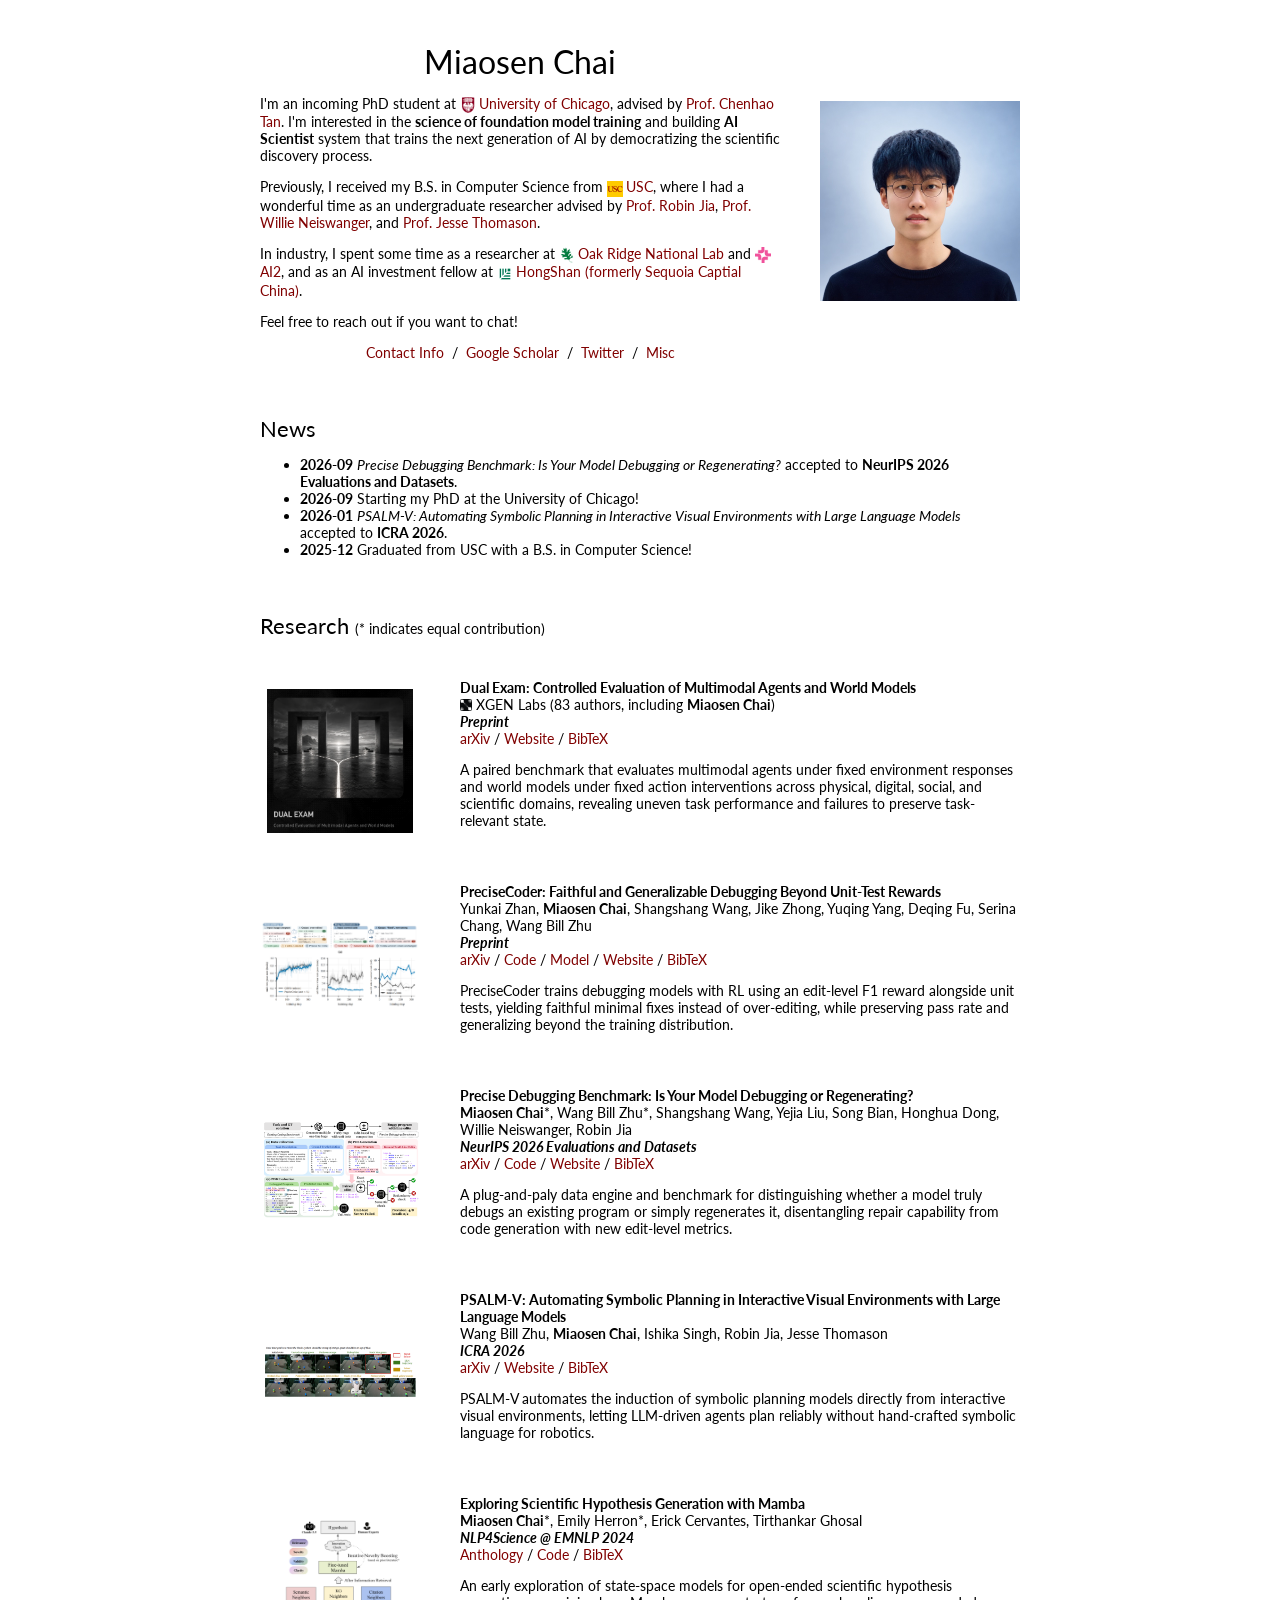
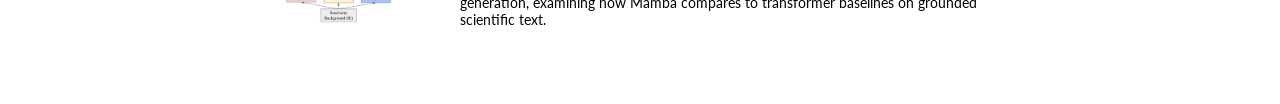
<file: index.html>
<!DOCTYPE HTML>
<html lang="en">

<head>
  <title>Miaosen Chai</title>
  <meta content="text/html; charset=utf-8" http-equiv="Content-Type">
  <meta name="author" content="Miaosen Chai" />
  <meta name="description" content="Miaosen Chai. Incoming PhD student at the University of Chicago." />
  <meta name="viewport" content="width=device-width, initial-scale=1">
  <link rel="stylesheet" type="text/css" href="style.css" />
  <link href="https://fonts.googleapis.com/css?family=Lato:400,700,400italic,700italic" rel="stylesheet" type="text/css">
</head>

<body>
  <table style="width:100%;max-width:800px;border:0px;border-spacing:0px;border-collapse:separate;margin-right:auto;margin-left:auto;">
    <tr style="padding:0px">
      <td style="padding:0px">

        <!-- HERO -->
        <table style="width:100%;border:0px;border-spacing:0px;border-collapse:separate;margin-right:auto;margin-left:auto;">
          <tr style="padding:0px">
            <td style="padding:2.5%;width:70%;vertical-align:middle">
              <h1>Miaosen Chai</h1>
              <p>
                I'm an incoming PhD student at
                <img src="images/uchicago.png" alt="UChicago" style="height:16px;vertical-align:middle;margin-right:3px;"><a href="https://cs.uchicago.edu">University of Chicago</a>,
                advised by <a href="https://chenhaot.com/">Prof. Chenhao Tan</a>.
                I'm interested in the <strong>science of foundation model training</strong> and building
                <strong>AI Scientist</strong> system that trains the next generation of AI by democratizing the scientific discovery process.
              </p>
              <p>
                Previously, I received my B.S. in Computer Science from
                <img src="images/usc.png" alt="USC" style="height:16px;vertical-align:middle;margin-right:3px;"><a href="https://www.cs.usc.edu">USC</a>,
                where I had a wonderful time as an undergraduate researcher advised by
                <a href="https://robinjia.github.io/">Prof. Robin Jia</a>,
                <a href="https://willieneis.github.io/">Prof. Willie Neiswanger</a>, and
                <a href="https://jessethomason.com/">Prof. Jesse Thomason</a>.
              </p>
              <p>
                In industry, I spent some time as a researcher at
                <img src="images/ornl.png" alt="ORNL" style="height:16px;vertical-align:middle;margin-right:3px;"><a href="https://www.ornl.gov/">Oak Ridge National Lab</a>
                and
                <img src="images/ai2.png" alt="AI2" style="height:16px;vertical-align:middle;margin-right:3px;"><a href="https://allenai.org/">AI2</a>,
                and as an AI investment fellow at
                <img src="images/sequoia.png" alt="HongShan" style="height:16px;vertical-align:middle;margin-right:3px;"><a href="https://www.hsgcap.com/">HongShan (formerly Sequoia Captial China)</a>.
              </p>
              <p>
                Feel free to reach out if you want to chat!
              </p>
              <p style="text-align:center">
                <a href="#" id="contactTrigger">Contact Info</a> &nbsp;/&nbsp;
                <a href="https://scholar.google.com/citations?user=1lLC0AQAAAAJ&hl=en">Google Scholar</a> &nbsp;/&nbsp;
                <a href="https://x.com/miaosenc">Twitter</a> &nbsp;/&nbsp;
                <a href="#" id="miscTrigger">Misc</a>
              </p>
            </td>
            <td style="padding:2.5%;width:30%;max-width:30%;vertical-align:middle">
              <img class="profile-photo" alt="profile photo" src="selfie.jpg">
            </td>
          </tr>
        </table>

        <!-- NEWS -->
        <table style="width:100%;border:0px;border-spacing:0px;border-collapse:separate;margin-right:auto;margin-left:auto;">
          <tr>
            <td style="padding:2.5%;width:100%;vertical-align:middle">
              <h2 id="News">News</h2>
              <ul>
                <li><b>2026-09</b> <i>Precise Debugging Benchmark: Is Your Model Debugging or Regenerating?</i> accepted to <b>NeurIPS 2026 Evaluations and Datasets</b>.</li>
                <li><b>2026-09</b> Starting my PhD at the University of Chicago!</li>
                <li><b>2026-01</b> <i>PSALM-V: Automating Symbolic Planning in Interactive Visual Environments with Large Language Models</i> accepted to <b>ICRA 2026</b>.</li>
                <li><b>2025-12</b> Graduated from USC with a B.S. in Computer Science!</li>
              </ul>
            </td>
          </tr>
        </table>

        <!-- RESEARCH HEADER -->
        <table style="width:100%;border:0px;border-spacing:0px;border-collapse:separate;margin-right:auto;margin-left:auto;">
          <tr>
            <td style="padding:2.5%;width:100%;vertical-align:middle">
              <h2 id="Research">Research <span style="font-size: 14px;">(* indicates equal contribution)</span></h2>
            </td>
          </tr>
        </table>

        <!-- RESEARCH LIST -->
        <table style="width:100%;border:0px;border-spacing:0px;border-collapse:separate;margin-right:auto;margin-left:auto;">

          <tr class="paper-row">
            <td style="padding:2.5%;width:25%;vertical-align:middle;min-width:120px">
              <img src="images/dual_exam.png" alt="Dual Exam" class="paper-thumb" style="max-width:146px;aspect-ratio:1/1" />
            </td>
            <td style="padding:2.5%;width:75%;vertical-align:middle">
              <div>
                <h3>Dual Exam: Controlled Evaluation of Multimodal Agents and World Models</h3>
                <br>
                <img src="images/xgenlabs.svg" alt="XGEN Labs" style="height:12px;vertical-align:-1px;margin-right:4px;"><a href="https://xgenlabs.ai/#home" target="_blank" class="author-link">XGEN Labs</a> (83 authors, including <b>Miaosen Chai</b>)
                <br>
                <em><b>Preprint</b></em>
                <br>
                <a href="https://arxiv.org/abs/2610.31066">arXiv</a> /
                <a href="https://xgenlabs.ai/#home">Website</a> /
                <a href="#" class="bibtex-trigger" data-bibtex="@misc{rao2026dualexamcontrolledevaluation,
  title={Dual Exam: Controlled Evaluation of Multimodal Agents and World Models},
  author={Zhefan Rao and Meng Chu and Xuan Zhang and Jingfan Chen and Guohao Cai and Runyi Li and Shiyi Du and Ning Lu and Xu Huang and Zhixuan Chen and Feng Nie and Harold Haodong Chen and Hanwen Wang and Wen-Jie Shu and Yajing Bai and Xianfeng Wu and Xuanhua He and Shuhan Guo and Ziyue Ma and Ruichuan An and Long Bai and Miaosen Chai and Wenhao Chai and Jingye Chen and Qi Chen and Xuhang Chen and Wei Chow and Minghao Fu and Yunhao Gou and Haokun Gui and Dong Huang and Wei Huang and Zi Cheng Huang and Haibo Jin and Lingdong Kong and Leung Chun Ho and Tianqin Li and Yanheng Li and Jiayuan Liu and Jiyang Liu and Mingyu Liu and Shaoteng Liu and Xiaocheng Lu and Yawen Luo and Zeyu Qin and Tiancheng Shen and Yueqi Song and Zhaolong Su and Hengkai Tan and Tianhao Tang and Yiran Tao and Juncheng Wang and Qinghe Wang and Shangshang Wang and Yingying Wang and Fang Wu and Tiange Xiang and Qiushi Yang and Weicai Ye and Weichen Yu and Jiarui Zhang and Jize Zhang and Liuzhou Zhang and Renrui Zhang and Sheng Zhang and Wenhu Zhang and Junru Zhao and Lingting Zhu and Yuxin Zuo and Yutong Bai and Long Chen and Yang Deng and Ziqi Huang and Yeying Jin and Weijia Li and Kevin Qinghong Lin and Quande Liu and See-Kiong Ng and Hongliang Ren and Hongru Wang and Shujun Wang and Qifeng Chen and Haoxuan Che},
  year={2026},
  eprint={2610.31066},
  archivePrefix={arXiv},
  primaryClass={cs.AI},
  url={https://arxiv.org/abs/2610.31066}
}">BibTeX</a>
                <p></p>
                <p>A paired benchmark that evaluates multimodal agents under fixed environment responses and world models under fixed action interventions across physical, digital, social, and scientific domains, revealing uneven task performance and failures to preserve task-relevant state.</p>
              </div>
            </td>
          </tr>

          <tr class="paper-row">
            <td style="padding:2.5%;width:25%;vertical-align:middle;min-width:120px">
              <img src="images/PreciseCoder.png" alt="PreciseCoder" class="paper-thumb" />
            </td>
            <td style="padding:2.5%;width:75%;vertical-align:middle">
              <div>
                <h3>PreciseCoder: Faithful and Generalizable Debugging Beyond Unit-Test Rewards</h3>
                <br>
                <a href="https://mynameisjameszhan.github.io" target="_blank" class="author-link">Yunkai Zhan</a>,
                <b>Miaosen Chai</b>,
                <a href="https://shangshang-wang.github.io/" target="_blank" class="author-link">Shangshang Wang</a>,
                <a href="https://jike338.github.io" target="_blank" class="author-link">Jike Zhong</a>,
                <a href="https://ayyyq.github.io" target="_blank" class="author-link">Yuqing Yang</a>,
                <a href="https://deqingfu.github.io" target="_blank" class="author-link">Deqing Fu</a>,
                <a href="https://serinachang5.github.io" target="_blank" class="author-link">Serina Chang</a>,
                <a href="https://bill1235813.github.io/" target="_blank" class="author-link">Wang Bill Zhu</a>
                <br>
                <em><b>Preprint</b></em>
                <br>
                <a href="https://arxiv.org/abs/2610.18755">arXiv</a> /
                <a href="https://github.com/precise-coder-rl/PreciseCoder">Code</a> /
                <a href="https://huggingface.co/PreciseCoder">Model</a> /
                <a href="https://precise-coder-rl.github.io/">Website</a> /
                <a href="#" class="bibtex-trigger" data-bibtex="@article{zhan2026precisecoder,
  title={PreciseCoder: Faithful and Generalizable Debugging Beyond Unit-Test Rewards},
  author={Zhan, Yunkai and Chai, Miaosen and Wang, Shangshang and Zhong, Jike and Yang, Yuqing and Fu, Deqing and Chang, Serina and Zhu, Wang Bill},
  journal={arXiv preprint arXiv:2610.18755},
  year={2026}
}">BibTeX</a>
                <p></p>
                <p>PreciseCoder trains debugging models with RL using an edit-level F1 reward alongside unit tests, yielding faithful minimal fixes instead of over-editing, while preserving pass rate and generalizing beyond the training distribution.</p>
              </div>
            </td>
          </tr>

          <tr class="paper-row">
            <td style="padding:2.5%;width:25%;vertical-align:middle;min-width:120px">
              <img src="images/PDB.png" alt="Precise Debugging Benchmark" class="paper-thumb" />
            </td>
            <td style="padding:2.5%;width:75%;vertical-align:middle">
              <div>
                <h3>Precise Debugging Benchmark: Is Your Model Debugging or Regenerating?</h3>
                <br>
                <b>Miaosen Chai</b>*,
                <a href="https://bill1235813.github.io/" target="_blank" class="author-link">Wang Bill Zhu</a>*,
                <a href="https://shangshang-wang.github.io/" target="_blank" class="author-link">Shangshang Wang</a>,
                <a href="https://liuyejia.github.io/" target="_blank" class="author-link">Yejia Liu</a>,
                <a href="https://waterpine.github.io/" target="_blank" class="author-link">Song Bian</a>,
                <a href="https://dhh1995.github.io/" target="_blank" class="author-link">Honghua Dong</a>,
                <a href="https://willieneis.github.io/" target="_blank" class="author-link">Willie Neiswanger</a>,
                <a href="https://robinjia.github.io/" target="_blank" class="author-link">Robin Jia</a>
                <br>
                <em><b>NeurIPS 2026 Evaluations and Datasets</b></em>
                <br>
                <a href="https://arxiv.org/abs/2604.17338">arXiv</a> /
                <a href="https://github.com/Bill1235813/PDB">Code</a> /
                <a href="https://precise-debugging-benchmark.github.io">Website</a> /
                <a href="#" class="bibtex-trigger" data-bibtex="@article{zhu2026precise,
  title={Precise Debugging Benchmark: Is Your Model Debugging or Regenerating?},
  author={Zhu, Wang Bill and Chai, Miaosen and Wang, Shangshang and Liu, Yejia and Bian, Song and Dong, Honghua and Neiswanger, Willie and Jia, Robin},
  journal={arXiv preprint arXiv:2604.17338},
  year={2026}
}">BibTeX</a>
                <p></p>
                <p>A plug-and-paly data engine and benchmark for distinguishing whether a model truly debugs an existing program or simply regenerates it, disentangling repair capability from code generation with new edit-level metrics.</p>
              </div>
            </td>
          </tr>

          <tr class="paper-row">
            <td style="padding:2.5%;width:25%;vertical-align:middle;min-width:120px">
              <img src="images/PSALM-V.png" alt="PSALM-V" class="paper-thumb" />
            </td>
            <td style="padding:2.5%;width:75%;vertical-align:middle">
              <div>
                <h3>PSALM-V: Automating Symbolic Planning in Interactive Visual Environments with Large Language Models</h3>
                <br>
                <a href="https://bill1235813.github.io/" target="_blank" class="author-link">Wang Bill Zhu</a>,
                <b>Miaosen Chai</b>,
                <a href="https://ishikasingh.github.io/" target="_blank" class="author-link">Ishika Singh</a>,
                <a href="https://robinjia.github.io/" target="_blank" class="author-link">Robin Jia</a>,
                <a href="https://jessethomason.com/" target="_blank" class="author-link">Jesse Thomason</a>
                <br>
                <em><b>ICRA 2026</b></em>
                <br>
                <a href="https://arxiv.org/abs/2506.20097">arXiv</a> /
                <a href="https://psalmv.github.io/">Website</a> /
                <a href="#" class="bibtex-trigger" data-bibtex="@article{zhu2025psalm,
  title={Psalm-v: Automating symbolic planning in interactive visual environments with large language models},
  author={Zhu, Wang Bill and Chai, Miaosen and Singh, Ishika and Jia, Robin and Thomason, Jesse},
  journal={arXiv preprint arXiv:2506.20097},
  year={2025}
}">BibTeX</a>
                <p></p>
                <p>PSALM-V automates the induction of symbolic planning models directly from interactive visual environments, letting LLM-driven agents plan reliably without hand-crafted symbolic language for robotics.</p>
              </div>
            </td>
          </tr>

          <tr class="paper-row">
            <td style="padding:2.5%;width:25%;vertical-align:middle;min-width:120px">
              <img src="images/Mamba.png" alt="Scientific Hypothesis Generation with Mamba" class="paper-thumb" />
            </td>
            <td style="padding:2.5%;width:75%;vertical-align:middle">
              <div>
                <h3>Exploring Scientific Hypothesis Generation with Mamba</h3>
                <br>
                <b>Miaosen Chai</b>*,
                <a href="https://www.ornl.gov/staff-profile/emily-herron" target="_blank" class="author-link">Emily Herron</a>*,
                Erick Cervantes,
                <a href="https://www.tirthankarghosal.com/" target="_blank" class="author-link">Tirthankar Ghosal</a>
                <br>
                <em><b>NLP4Science @ EMNLP 2024</b></em>
                <br>
                <a href="https://aclanthology.org/2024.nlp4science-1.17/">Anthology</a> /
                <a href="https://github.com/fglx-c/Exploring-Scientific-Hypothesis-Generation-with-Mamba">Code</a> /
                <a href="#" class="bibtex-trigger" data-bibtex="@inproceedings{chai-etal-2024-exploring,
  title={Exploring Scientific Hypothesis Generation with Mamba},
  author={Chai, Miaosen and Herron, Emily and Cervantes, Erick and Ghosal, Tirthankar},
  editor={Peled-Cohen, Lotem and Calderon, Nitay and Lissak, Shir and Reichart, Roi},
  booktitle={Proceedings of the 1st Workshop on NLP for Science (NLP4Science)},
  month=nov,
  year={2024},
  address={Miami, FL, USA},
  publisher={Association for Computational Linguistics},
  url={https://aclanthology.org/2024.nlp4science-1.17/},
  doi={10.18653/v1/2024.nlp4science-1.17},
  pages={197--207}
}">BibTeX</a>
                <p></p>
                <p>An early exploration of state-space models for open-ended scientific hypothesis generation, examining how Mamba compares to transformer baselines on grounded scientific text.</p>
              </div>
            </td>
          </tr>

        </table>

        <!-- TALKS (hidden for now)
        <table style="width:100%;border:0px;border-spacing:0px;border-collapse:separate;margin-right:auto;margin-left:auto;">
          <tr>
            <td style="padding:2.5%;width:100%;vertical-align:middle">
              <h2 id="Talks">Talks</h2>
              <p><i>Coming soon.</i></p>
            </td>
          </tr>
        </table>
        -->


        <br><br>
      </td>
    </tr>
  </table>

  <!-- CONTACT MODAL -->
  <div id="contactModal" class="modal">
    <div class="modal-content">
      <span class="close-button" data-close="contactModal">&times;</span>
      <h2>Contact</h2>
      <p><b>Email:</b> <a href="mailto:miaosenc@uchicago.edu">miaosenc@uchicago.edu</a></p>
      <p><b>WeChat:</b> c_12316</p>
      <p>If you're interested in research, collaboration, startups, or anything, say hi!</p>
    </div>
  </div>

  <!-- MISC MODAL -->
  <div id="miscModal" class="modal">
    <div class="modal-content">
      <span class="close-button" data-close="miscModal">&times;</span>
      <h2>Misc</h2>
      <p>Coming soon :)</p>
    </div>
  </div>

  <!-- BIBTEX MODAL -->
  <div id="bibtexModal" class="modal">
    <div class="modal-content">
      <span class="close-button" data-close="bibtexModal">&times;</span>
      <h2>BibTeX</h2>
      <pre id="modalBibtexContent"></pre>
      <button id="copyBibtexButton">Copy to Clipboard</button>
    </div>
  </div>

  <script src="script.js"></script>
</body>

</html>
</file>
<file: style.css>
a{color:#800000;text-decoration:none}
a:focus,a:hover{color:#FDB515;text-decoration:none}
body,td,th,tr,p,a{font-family:'Lato', Verdana, Helvetica, sans-serif;font-size:14px;font-display:auto}
strong{font-family:'Lato', Verdana, Helvetica, sans-serif;font-size:14px;font-display:auto}
h2{font-family:'Lato', Verdana, Helvetica, sans-serif;font-size:22px;font-display:auto;font-weight:normal;padding:0;margin:0;display:inline}
h3{font-family:'Lato', Verdana, Helvetica, sans-serif;font-size:14px;font-weight:700;font-display:auto;padding:0;margin:0;display:inline}
h1{font-family:'Lato', Verdana, Helvetica, sans-serif;font-size:32px;font-weight:normal;font-display:auto;text-align:center;padding:0;margin-block-start:14px;margin-block-end:14px;margin-left:0;margin-right:0}

/* Square profile photo */
.profile-photo{width:100%;max-width:100%;aspect-ratio:1/1;object-fit:cover;display:block}

/* Paper thumbnail — consistent 4:3 box, no border */
.paper-thumb{
  width:100%;
  max-width:180px;
  aspect-ratio:4/3;
  object-fit:contain;
  display:block;
  margin:0 auto;
}

/* Paper transitions */
.paper-row{transition:all 0.3s ease}

/* Modal */
.modal{display:none;position:fixed;z-index:1000;left:0;top:0;width:100%;height:100%;overflow:auto;background-color:rgba(0,0,0,0.6);padding-top:60px}
.modal-content{background-color:#fefefe;margin:5% auto;padding:25px;border:1px solid #888;width:85%;max-width:700px;border-radius:8px;position:relative;box-shadow:0 5px 15px rgba(0,0,0,0.3);font-family:'Lato', Verdana, Helvetica, sans-serif}
.modal-content h2{margin-top:0;margin-bottom:15px;font-size:20px;display:block;text-align:left}
.close-button{color:#aaa;position:absolute;top:10px;right:20px;font-size:32px;font-weight:bold;line-height:1;cursor:pointer}
.close-button:hover,.close-button:focus{color:#333;text-decoration:none}

/* BibTeX */
#modalBibtexContent{background-color:#f8f8f8;border:1px solid #ddd;padding:15px;white-space:pre-wrap;word-wrap:break-word;max-height:400px;overflow-y:auto;font-family:'Courier New', Courier, monospace;font-size:13px;line-height:1.5;border-radius:4px;margin-bottom:15px}
#copyBibtexButton{background-color:#800000;border:none;color:white;padding:10px 18px;text-align:center;text-decoration:none;display:inline-block;font-size:14px;font-weight:bold;cursor:pointer;border-radius:5px;transition:background-color 0.2s ease}
#copyBibtexButton:hover{background-color:#FDB515}
.bibtex-trigger{cursor:pointer}

/* Contact/misc small modal */
#contactModal .modal-content,#miscModal .modal-content{text-align:center;max-width:360px}
#contactModal .modal-content h2,#miscModal .modal-content h2{text-align:center;margin-bottom:10px}
#contactModal .modal-content p,#miscModal .modal-content p{text-align:left;margin-bottom:10px}

/* Author links keep body color */
a.author-link{color:inherit;text-decoration:none}
a.author-link:hover{color:#FDB515;text-decoration:none}
</file>
